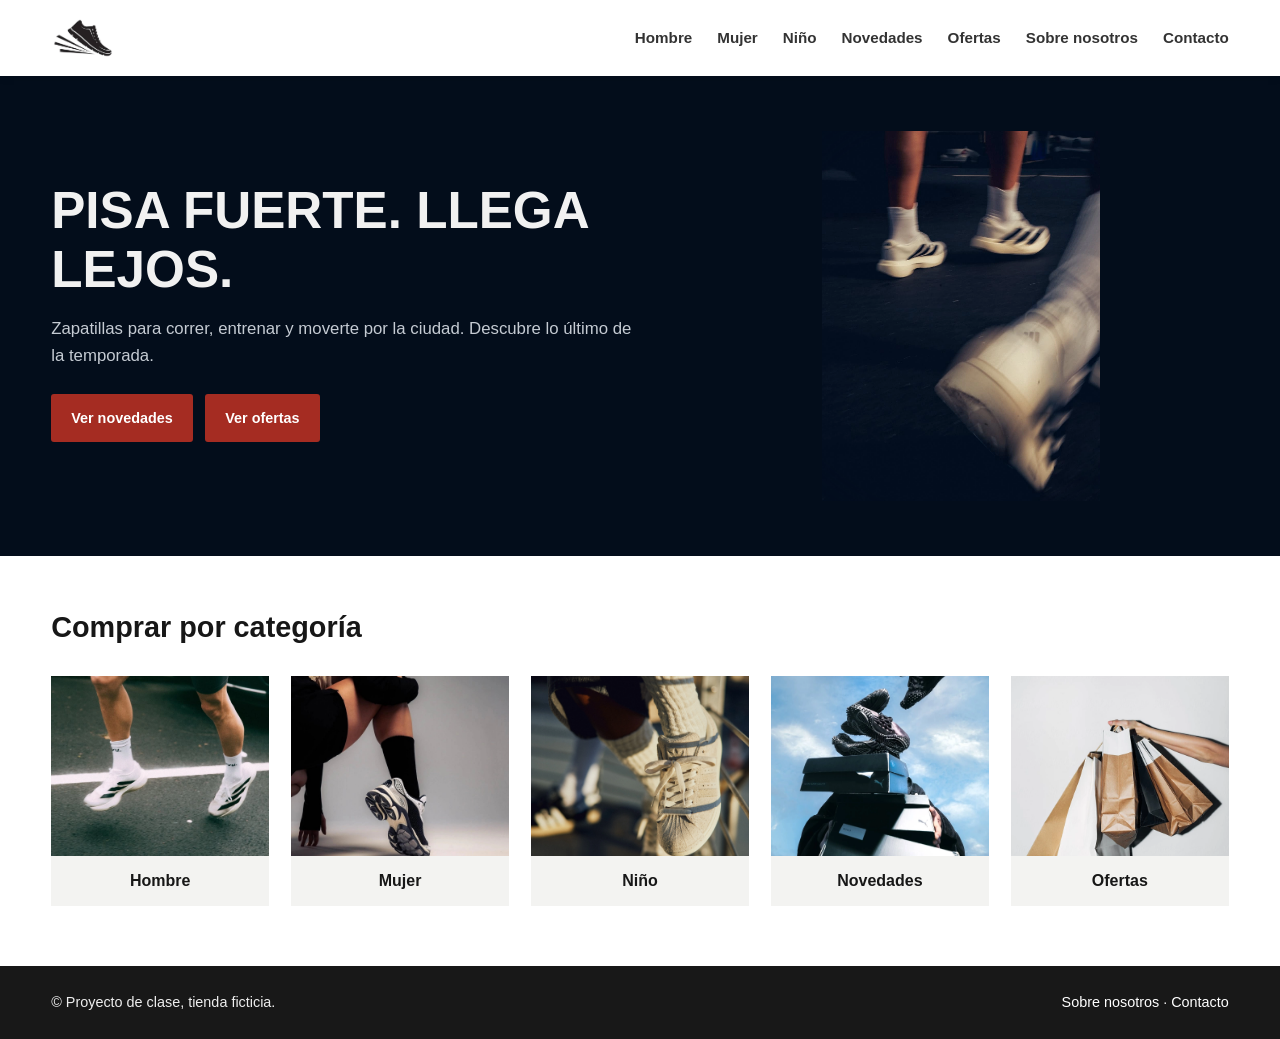
<file: index.html>
<!DOCTYPE html>
<html lang="es">

<head>
    <meta charset="UTF-8">
    <meta name="viewport" content="width=device-width, initial-scale=1.0">
    <title>Tienda de zapatos</title>
    <link rel="stylesheet" href="./css/estilosindex.css">
</head>

<body class="pagina-index">
    <header>
        <div>
            <div class="logo">
                <a href="#">
                    <img src="./media/logo.png" alt="Imagen de marca">
                </a>
            </div>
            <nav>
                <ul>
                    <li><a href="./vistas/hombre.html">Hombre</a></li>
                    <li><a href="./vistas/mujer.html">Mujer</a></li>
                    <li><a href="./vistas/ninyo.html">Niño</a></li>
                    <li><a href="./vistas/novedades.html">Novedades</a></li>
                    <li><a href="./vistas/ofertas.html">Ofertas</a></li>
                    <li><a href="./vistas/nosotros.html">Sobre nosotros</a></li>
                    <li><a href="./vistas/nosotros.html#contacto">Contacto</a></li>
                </ul>
            </nav>
        </div>
    </header>
    <main>
        <!-- Carta de presentación -->
        <div>
            <div class="titulo">
                <div class="contenedor-titulo">
                    <h1>Pisa fuerte. Llega lejos.</h1>
                    <p>Zapatillas para correr, entrenar y moverte por la ciudad. Descubre lo último de la temporada.</p>
                    <button type="button"><a href="./vistas/novedades.html">Ver novedades</a></button>
                    <button type="button"><a href="./vistas/ofertas.html">Ver ofertas</a></button>
                </div>
                <div>
                    <img src="./media/imagenCorpo.webp" alt="Imagen corporativa">
                </div>
            </div>
        </div>
        <!-- Secciones con filtros y últimas zapatillas -->
        <section>
            <div>
                <h2>Comprar por categoría</h2>
                <a href="./vistas/hombre.html">
                    <img src="./media/hombre.webp" alt="Sección de hombre">
                    <p>Hombre</p>
                </a>
                <a href="./vistas/mujer.html">
                    <img src="./media/mujer.jpg" alt="Sección de mujer">
                    <p>Mujer</p>
                </a>
                <a href="./vistas/ninyo.html">
                    <img src="./media/niño.webp" alt="Sección de niño">
                    <p>Niño</p>
                </a>
                <a href="./vistas/novedades.html">
                    <img src="./media/novedades.webp" alt="Últimas novedades">
                    <p>Novedades</p>
                </a>
                <a href="./vistas/ofertas.html">
                    <img src="./media/ofertas.webp" alt="Ofertas">
                    <p>Ofertas</p>
                </a>
            </div>
        </section>
    </main>
    <footer class="pie">
        <div>
            <span>&copy; Proyecto de clase, tienda ficticia.</span>
            <span>
                <a href="./vistas/nosotros.html">Sobre nosotros</a> · <a
                    href="./vistas/nosotros.html#contacto">Contacto</a>
            </span>
        </div>
    </footer>
</body>

</html>
</file>
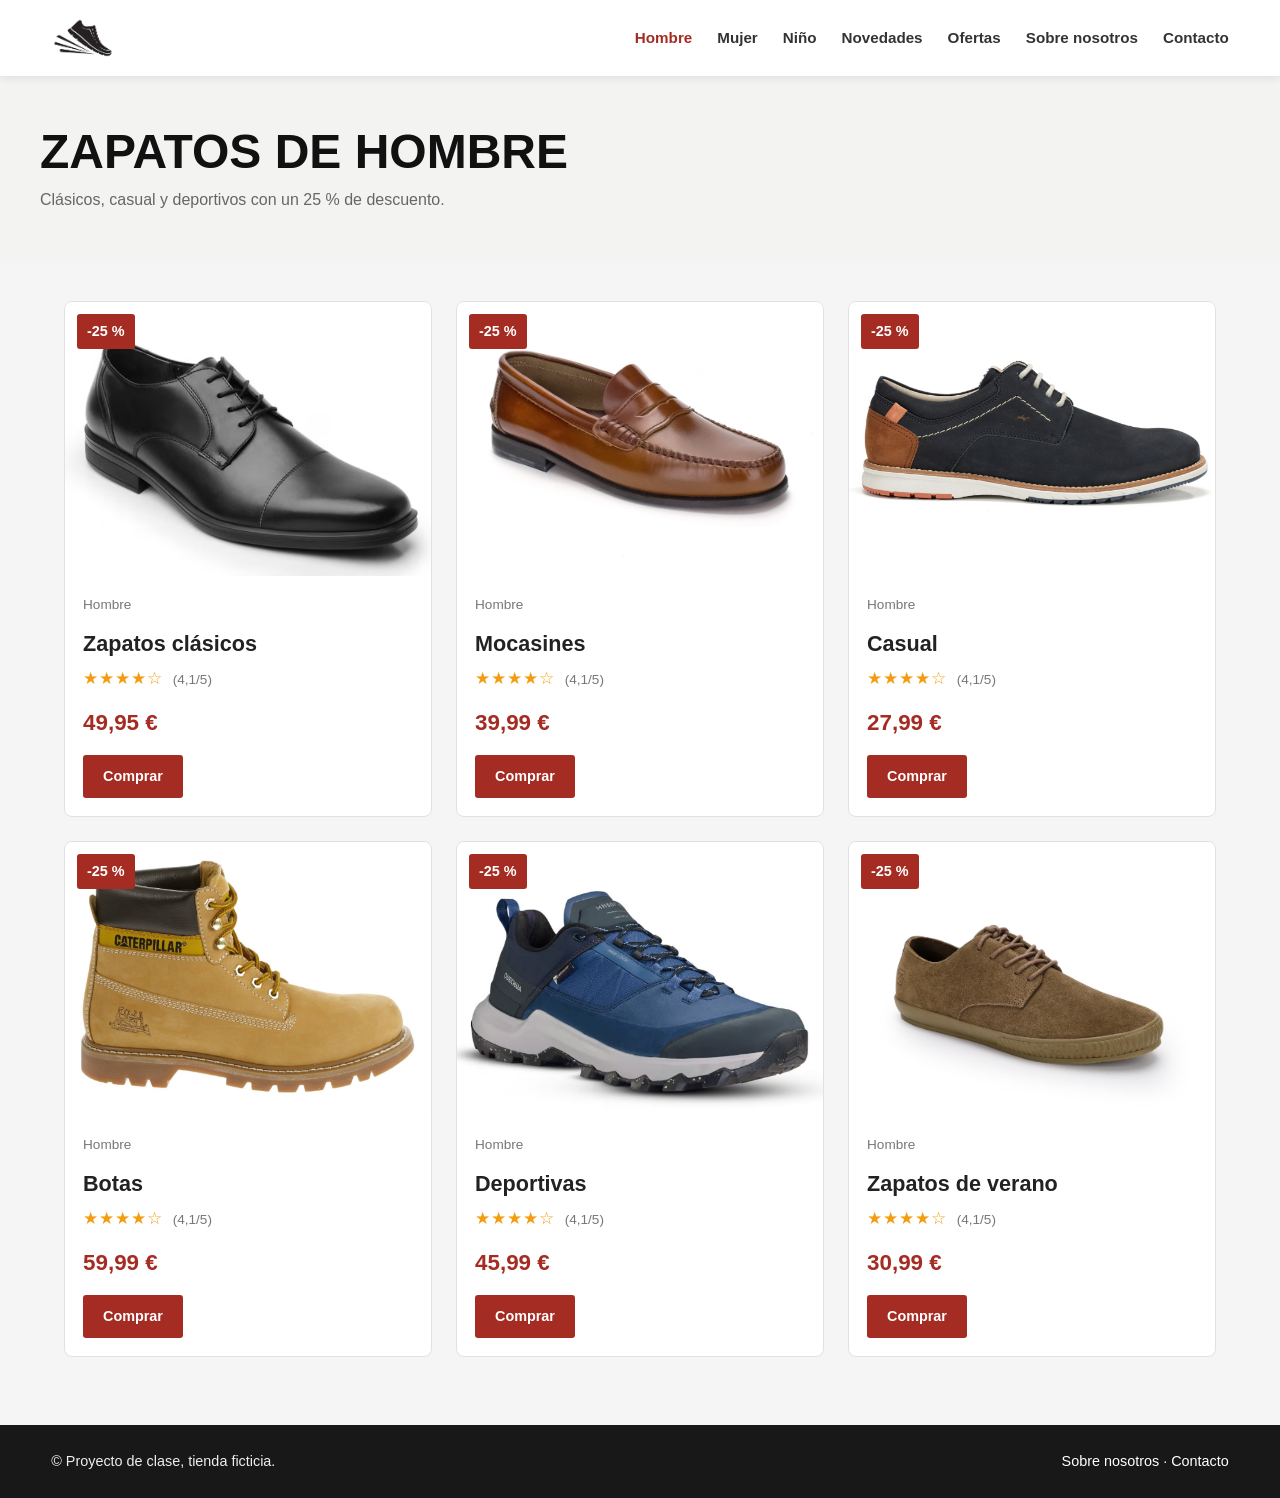
<file: vistas/hombre.html>
<!DOCTYPE html>
<html lang="es">

<head>
    <meta charset="UTF-8">
    <meta name="viewport" content="width=device-width, initial-scale=1.0">
    <title>Zapatos de hombre</title>
    <link rel="stylesheet" href="../css/estilosindex.css">
</head>

<body class="pagina-categoria">
    <header>
        <div>
            <div class="logo">
                <a href="../index.html">
                    <img src="../media/logo.png" alt="Imagen de marca">
                </a>
            </div>
            <nav>
                <ul>
                    <li><a href="hombre.html" aria-current="page">Hombre</a></li>
                    <li><a href="mujer.html">Mujer</a></li>
                    <li><a href="ninyo.html">Niño</a></li>
                    <li><a href="novedades.html">Novedades</a></li>
                    <li><a href="ofertas.html">Ofertas</a></li>
                    <li><a href="nosotros.html">Sobre nosotros</a></li>
                    <li><a href="nosotros.html#contacto">Contacto</a></li>
                </ul>
            </nav>
        </div>
    </header>
    <main>
        <!-- Cabecera de la categoría -->
        <div class="titulo">
            <div class="contenedor-titulo">
                <h1>Zapatos de hombre</h1>
                <p>Clásicos, casual y deportivos con un 25 % de descuento.</p>
            </div>
        </div>
        <!-- Listado de productos -->
        <section class="catalogo">
            <div class="wrap">
                <h2 class="sr-only">Listado de productos</h2>
                <div class="productos-grid">
                    <article class="producto">
                        <div class="producto-foto">
                            <img class="imagen" src="../media/1%202.png" alt="Zapatos clásicos" loading="lazy">
                            <span class="descuento">-25 %</span>
                        </div>
                        <div class="producto-info">
                            <p class="categoria">Hombre</p>
                            <h3 class="nombre">Zapatos clásicos</h3>
                            <p class="valoracion" aria-label="Valoración 4,1 de 5">
                                <span aria-hidden="true">★★★★☆</span>
                                <span class="puntuacion">(4,1/5)</span>
                            </p>
                            <p class="precios">
                                <span class="precio">49,95 €</span>
                            </p>
                            <button type="button" class="comprar">Comprar</button>
                        </div>
                    </article>
                    <article class="producto">
                        <div class="producto-foto">
                            <img class="imagen" src="../media/2.png" alt="Mocasines" loading="lazy">
                            <span class="descuento">-25 %</span>
                        </div>
                        <div class="producto-info">
                            <p class="categoria">Hombre</p>
                            <h3 class="nombre">Mocasines</h3>
                            <p class="valoracion" aria-label="Valoración 4,1 de 5">
                                <span aria-hidden="true">★★★★☆</span>
                                <span class="puntuacion">(4,1/5)</span>
                            </p>
                            <p class="precios">
                                <span class="precio">39,99 €</span>
                            </p>
                            <button type="button" class="comprar">Comprar</button>
                        </div>
                    </article>
                    <article class="producto">
                        <div class="producto-foto">
                            <img class="imagen" src="../media/5%201.png" alt="Casual" loading="lazy">
                            <span class="descuento">-25 %</span>
                        </div>
                        <div class="producto-info">
                            <p class="categoria">Hombre</p>
                            <h3 class="nombre">Casual</h3>
                            <p class="valoracion" aria-label="Valoración 4,1 de 5">
                                <span aria-hidden="true">★★★★☆</span>
                                <span class="puntuacion">(4,1/5)</span>
                            </p>
                            <p class="precios">
                                <span class="precio">27,99 €</span>
                            </p>
                            <button type="button" class="comprar">Comprar</button>
                        </div>
                    </article>
                    <article class="producto">
                        <div class="producto-foto">
                            <img class="imagen" src="../media/imagen1.png" alt="Botas" loading="lazy">
                            <span class="descuento">-25 %</span>
                        </div>
                        <div class="producto-info">
                            <p class="categoria">Hombre</p>
                            <h3 class="nombre">Botas</h3>
                            <p class="valoracion" aria-label="Valoración 4,1 de 5">
                                <span aria-hidden="true">★★★★☆</span>
                                <span class="puntuacion">(4,1/5)</span>
                            </p>
                            <p class="precios">
                                <span class="precio">59,99 €</span>
                            </p>
                            <button type="button" class="comprar">Comprar</button>
                        </div>
                    </article>
                    <article class="producto">
                        <div class="producto-foto">
                            <img class="imagen" src="../media/imagen.png" alt="Deportivas" loading="lazy">
                            <span class="descuento">-25 %</span>
                        </div>
                        <div class="producto-info">
                            <p class="categoria">Hombre</p>
                            <h3 class="nombre">Deportivas</h3>
                            <p class="valoracion" aria-label="Valoración 4,1 de 5">
                                <span aria-hidden="true">★★★★☆</span>
                                <span class="puntuacion">(4,1/5)</span>
                            </p>
                            <p class="precios">
                                <span class="precio">45,99 €</span>
                            </p>
                            <button type="button" class="comprar">Comprar</button>
                        </div>
                    </article>
                    <article class="producto">
                        <div class="producto-foto">
                            <img class="imagen" src="../media/6.png" alt="Zapatos de verano" loading="lazy">
                            <span class="descuento">-25 %</span>
                        </div>
                        <div class="producto-info">
                            <p class="categoria">Hombre</p>
                            <h3 class="nombre">Zapatos de verano</h3>
                            <p class="valoracion" aria-label="Valoración 4,1 de 5">
                                <span aria-hidden="true">★★★★☆</span>
                                <span class="puntuacion">(4,1/5)</span>
                            </p>
                            <p class="precios">
                                <span class="precio">30,99 €</span>
                            </p>
                            <button type="button" class="comprar">Comprar</button>
                        </div>
                    </article>
                </div>
            </div>
        </section>
    </main>
    <footer class="pie">
        <div>
            <span>&copy; Proyecto de clase, tienda ficticia.</span>
            <span>
                <a href="nosotros.html">Sobre nosotros</a> · <a href="nosotros.html#contacto">Contacto</a>
            </span>
        </div>
    </footer>
</body>

</html>
</file>
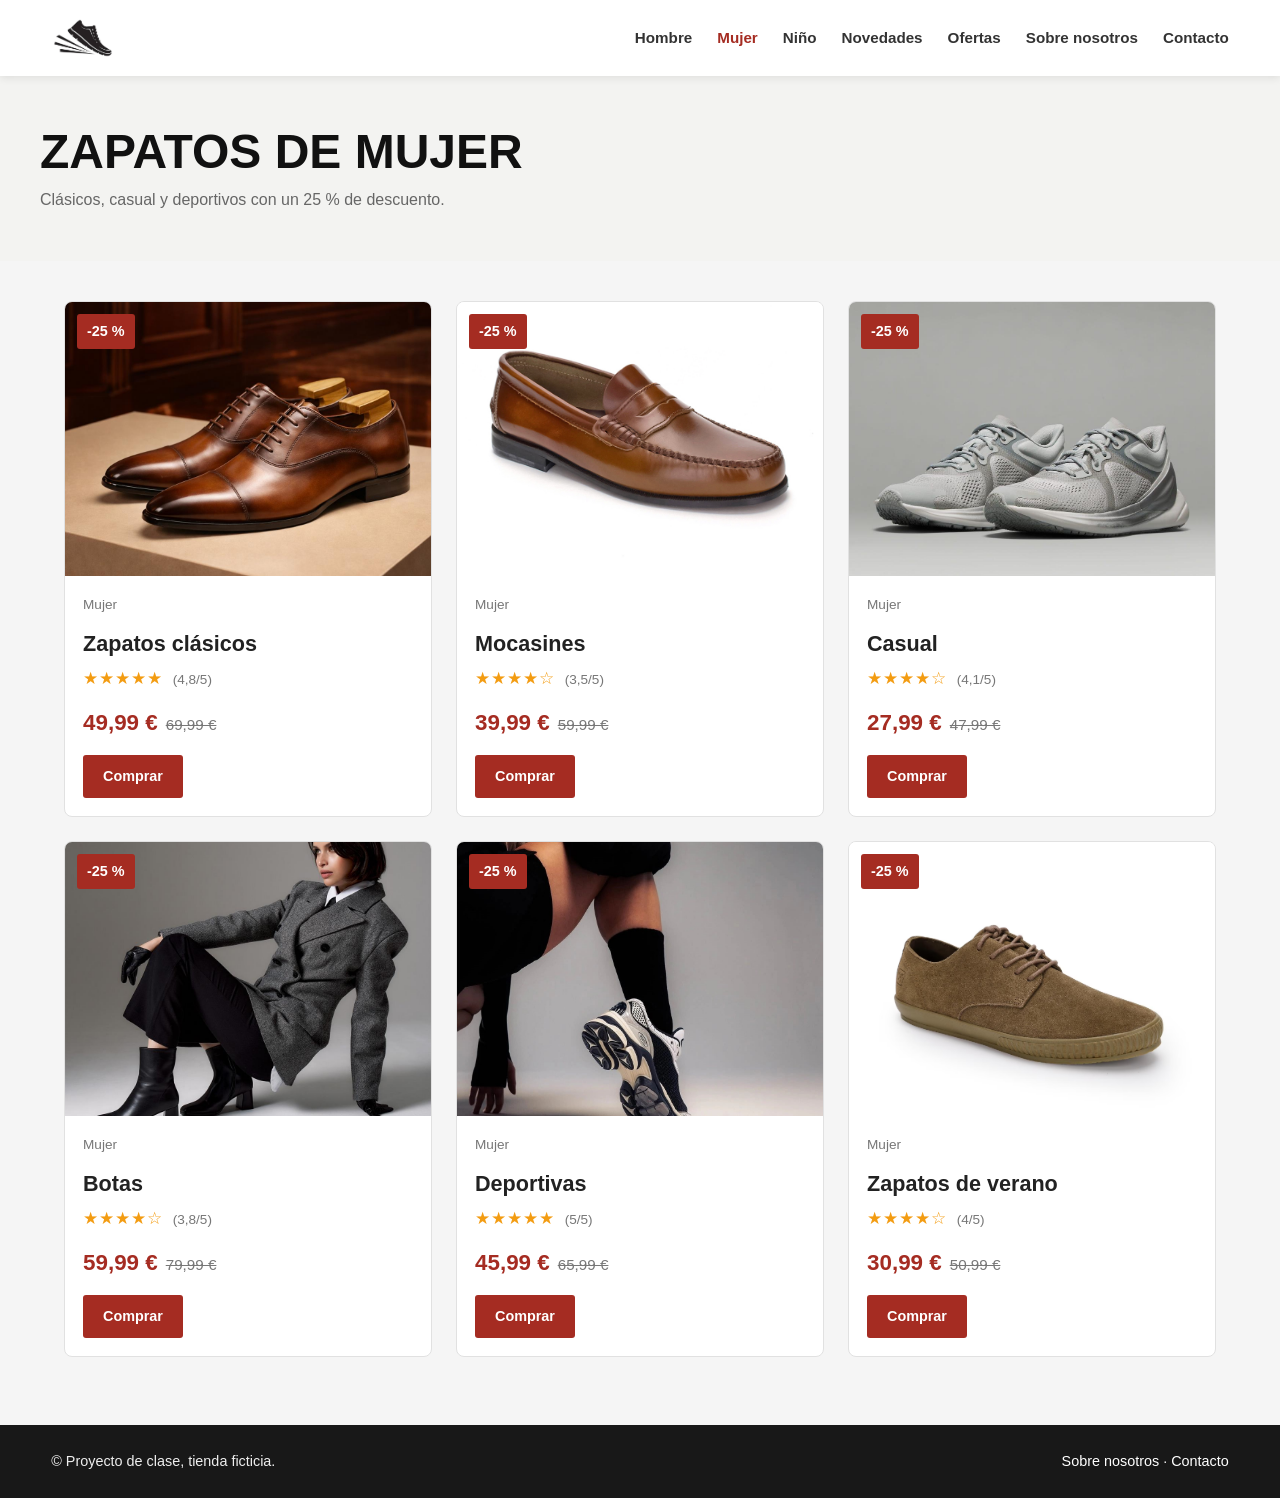
<file: vistas/mujer.html>
<!DOCTYPE html>
<html lang="es">

<head>
    <meta charset="UTF-8">
    <meta name="viewport" content="width=device-width, initial-scale=1.0">
    <title>Zapatos de mujer</title>
    <link rel="stylesheet" href="../css/estilosindex.css">
</head>

<body class="pagina-categoria">
    <header>
        <div>
            <div class="logo">
                <a href="../index.html">
                    <img src="../media/logo.png" alt="Imagen de marca">
                </a>
            </div>
            <nav>
                <ul>
                    <li><a href="hombre.html">Hombre</a></li>
                    <li><a href="mujer.html" aria-current="page">Mujer</a></li>
                    <li><a href="ninyo.html">Niño</a></li>
                    <li><a href="novedades.html">Novedades</a></li>
                    <li><a href="ofertas.html">Ofertas</a></li>
                    <li><a href="nosotros.html">Sobre nosotros</a></li>
                    <li><a href="nosotros.html#contacto">Contacto</a></li>
                </ul>
            </nav>
        </div>
    </header>
    <main>
        <!-- Cabecera de la categoría -->
        <div class="titulo">
            <div class="contenedor-titulo">
                <h1>Zapatos de mujer</h1>
                <p>Clásicos, casual y deportivos con un 25 % de descuento.</p>
            </div>
        </div>
        <!-- Listado de productos -->
        <section class="catalogo">
            <div class="wrap">
                <h2 class="sr-only">Listado de productos</h2>
                <div class="productos-grid">
                    <article class="producto">
                        <div class="producto-foto">
                            <img class="imagen" src="../media/2.jpg" alt="Zapatos clásicos" loading="lazy">
                            <span class="descuento">-25 %</span>
                        </div>
                        <div class="producto-info">
                            <p class="categoria">Mujer</p>
                            <h3 class="nombre">Zapatos clásicos</h3>
                            <p class="valoracion" aria-label="Valoración 4,8 de 5">
                                <span aria-hidden="true">★★★★★</span>
                                <span class="puntuacion">(4,8/5)</span>
                            </p>
                            <p class="precios">
                                <span class="precio">49,99 €</span>
                                <del class="precio-anterior">69,99 €</del>
                            </p>
                            <button type="button" class="comprar">Comprar</button>
                        </div>
                    </article>
                    <article class="producto">
                        <div class="producto-foto">
                            <img class="imagen" src="../media/2.png" alt="Mocasines" loading="lazy">
                            <span class="descuento">-25 %</span>
                        </div>
                        <div class="producto-info">
                            <p class="categoria">Mujer</p>
                            <h3 class="nombre">Mocasines</h3>
                            <p class="valoracion" aria-label="Valoración 3,5 de 5">
                                <span aria-hidden="true">★★★★☆</span>
                                <span class="puntuacion">(3,5/5)</span>
                            </p>
                            <p class="precios">
                                <span class="precio">39,99 €</span>
                                <del class="precio-anterior">59,99 €</del>
                            </p>
                            <button type="button" class="comprar">Comprar</button>
                        </div>
                    </article>
                    <article class="producto">
                        <div class="producto-foto">
                            <img class="imagen" src="../media/3.jpg" alt="Casual" loading="lazy">
                            <span class="descuento">-25 %</span>
                        </div>
                        <div class="producto-info">
                            <p class="categoria">Mujer</p>
                            <h3 class="nombre">Casual</h3>
                            <p class="valoracion" aria-label="Valoración 4,1 de 5">
                                <span aria-hidden="true">★★★★☆</span>
                                <span class="puntuacion">(4,1/5)</span>
                            </p>
                            <p class="precios">
                                <span class="precio">27,99 €</span>
                                <del class="precio-anterior">47,99 €</del>
                            </p>
                            <button type="button" class="comprar">Comprar</button>
                        </div>
                    </article>
                    <article class="producto">
                        <div class="producto-foto">
                            <img class="imagen" src="../media/4.jpg" alt="Botas" loading="lazy">
                            <span class="descuento">-25 %</span>
                        </div>
                        <div class="producto-info">
                            <p class="categoria">Mujer</p>
                            <h3 class="nombre">Botas</h3>
                            <p class="valoracion" aria-label="Valoración 3,8 de 5">
                                <span aria-hidden="true">★★★★☆</span>
                                <span class="puntuacion">(3,8/5)</span>
                            </p>
                            <p class="precios">
                                <span class="precio">59,99 €</span>
                                <del class="precio-anterior">79,99 €</del>
                            </p>
                            <button type="button" class="comprar">Comprar</button>
                        </div>
                    </article>
                    <article class="producto">
                        <div class="producto-foto">
                            <img class="imagen" src="../media/mujer.jpg" alt="Deportivas" loading="lazy">
                            <span class="descuento">-25 %</span>
                        </div>
                        <div class="producto-info">
                            <p class="categoria">Mujer</p>
                            <h3 class="nombre">Deportivas</h3>
                            <p class="valoracion" aria-label="Valoración 5 de 5">
                                <span aria-hidden="true">★★★★★</span>
                                <span class="puntuacion">(5/5)</span>
                            </p>
                            <p class="precios">
                                <span class="precio">45,99 €</span>
                                <del class="precio-anterior">65,99 €</del>
                            </p>
                            <button type="button" class="comprar">Comprar</button>
                        </div>
                    </article>
                    <article class="producto">
                        <div class="producto-foto">
                            <img class="imagen" src="../media/6.png" alt="Zapatos de verano" loading="lazy">
                            <span class="descuento">-25 %</span>
                        </div>
                        <div class="producto-info">
                            <p class="categoria">Mujer</p>
                            <h3 class="nombre">Zapatos de verano</h3>
                            <p class="valoracion" aria-label="Valoración 4 de 5">
                                <span aria-hidden="true">★★★★☆</span>
                                <span class="puntuacion">(4/5)</span>
                            </p>
                            <p class="precios">
                                <span class="precio">30,99 €</span>
                                <del class="precio-anterior">50,99 €</del>
                            </p>
                            <button type="button" class="comprar">Comprar</button>
                        </div>
                    </article>
                </div>
            </div>
        </section>
    </main>
    <footer class="pie">
        <div>
            <span>&copy; Proyecto de clase, tienda ficticia.</span>
            <span>
                <a href="nosotros.html">Sobre nosotros</a> · <a href="nosotros.html#contacto">Contacto</a>
            </span>
        </div>
    </footer>
</body>

</html>
</file>
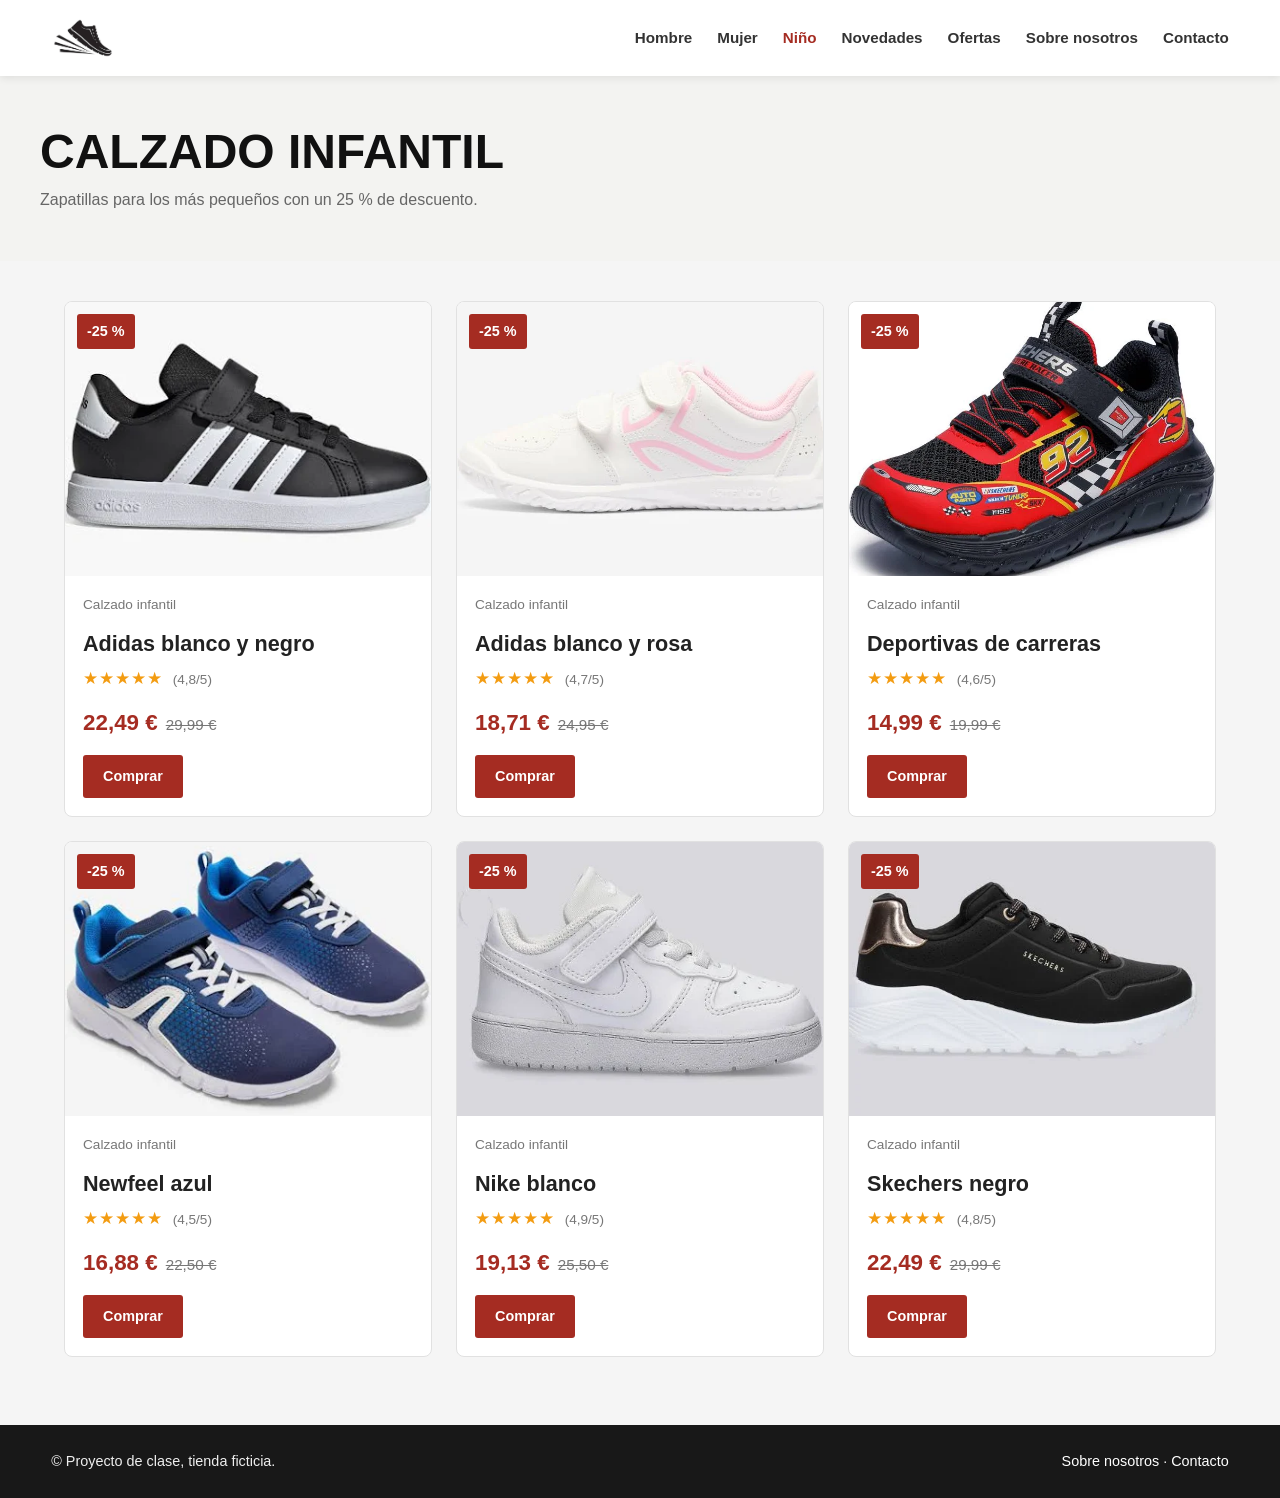
<file: vistas/ninyo.html>
<!DOCTYPE html>
<html lang="es">

<head>
    <meta charset="UTF-8">
    <meta name="viewport" content="width=device-width, initial-scale=1.0">
    <title>Calzado infantil</title>
    <link rel="stylesheet" href="../css/estilosindex.css">
</head>

<body class="pagina-categoria">
    <header>
        <div>
            <div class="logo">
                <a href="../index.html">
                    <img src="../media/logo.png" alt="Imagen de marca">
                </a>
            </div>
            <nav>
                <ul>
                    <li><a href="hombre.html">Hombre</a></li>
                    <li><a href="mujer.html">Mujer</a></li>
                    <li><a href="ninyo.html" aria-current="page">Niño</a></li>
                    <li><a href="novedades.html">Novedades</a></li>
                    <li><a href="ofertas.html">Ofertas</a></li>
                    <li><a href="nosotros.html">Sobre nosotros</a></li>
                    <li><a href="nosotros.html#contacto">Contacto</a></li>
                </ul>
            </nav>
        </div>
    </header>
    <main>
        <!-- Cabecera de la categoría -->
        <div class="titulo">
            <div class="contenedor-titulo">
                <h1>Calzado infantil</h1>
                <p>Zapatillas para los más pequeños con un 25 % de descuento.</p>
            </div>
        </div>
        <!-- Listado de productos -->
        <section class="catalogo">
            <div class="wrap">
                <h2 class="sr-only">Listado de productos</h2>
                <div class="productos-grid">
                    <article class="producto">
                        <div class="producto-foto">
                            <img class="imagen" src="../media/adidasBN.jpg" alt="Zapatillas adidas blanco y negro con suela de goma para niño" loading="lazy">
                            <span class="descuento">-25 %</span>
                        </div>
                        <div class="producto-info">
                            <p class="categoria">Calzado infantil</p>
                            <h3 class="nombre">Adidas blanco y negro</h3>
                            <p class="valoracion" aria-label="Valoración 4,8 de 5">
                                <span aria-hidden="true">★★★★★</span>
                                <span class="puntuacion">(4,8/5)</span>
                            </p>
                            <p class="precios">
                                <span class="precio">22,49 €</span>
                                <del class="precio-anterior">29,99 €</del>
                            </p>
                            <button type="button" class="comprar">Comprar</button>
                        </div>
                    </article>
                    <article class="producto">
                        <div class="producto-foto">
                            <img class="imagen" src="../media/adidasRB.jpg" alt="Zapatillas deportivas de color blanco con detalles en color rosa" loading="lazy">
                            <span class="descuento">-25 %</span>
                        </div>
                        <div class="producto-info">
                            <p class="categoria">Calzado infantil</p>
                            <h3 class="nombre">Adidas blanco y rosa</h3>
                            <p class="valoracion" aria-label="Valoración 4,7 de 5">
                                <span aria-hidden="true">★★★★★</span>
                                <span class="puntuacion">(4,7/5)</span>
                            </p>
                            <p class="precios">
                                <span class="precio">18,71 €</span>
                                <del class="precio-anterior">24,95 €</del>
                            </p>
                            <button type="button" class="comprar">Comprar</button>
                        </div>
                    </article>
                    <article class="producto">
                        <div class="producto-foto">
                            <img class="imagen" src="../media/carreras.jpg" alt="Zapatillas deportivas de color rojo de estilo de carreras" loading="lazy">
                            <span class="descuento">-25 %</span>
                        </div>
                        <div class="producto-info">
                            <p class="categoria">Calzado infantil</p>
                            <h3 class="nombre">Deportivas de carreras</h3>
                            <p class="valoracion" aria-label="Valoración 4,6 de 5">
                                <span aria-hidden="true">★★★★★</span>
                                <span class="puntuacion">(4,6/5)</span>
                            </p>
                            <p class="precios">
                                <span class="precio">14,99 €</span>
                                <del class="precio-anterior">19,99 €</del>
                            </p>
                            <button type="button" class="comprar">Comprar</button>
                        </div>
                    </article>
                    <article class="producto">
                        <div class="producto-foto">
                            <img class="imagen" src="../media/newfeelA.jpg" alt="Zapatillas deportivas marca Newfeel de color azul con cierre de velcro y cordones decorativos" loading="lazy">
                            <span class="descuento">-25 %</span>
                        </div>
                        <div class="producto-info">
                            <p class="categoria">Calzado infantil</p>
                            <h3 class="nombre">Newfeel azul</h3>
                            <p class="valoracion" aria-label="Valoración 4,5 de 5">
                                <span aria-hidden="true">★★★★★</span>
                                <span class="puntuacion">(4,5/5)</span>
                            </p>
                            <p class="precios">
                                <span class="precio">16,88 €</span>
                                <del class="precio-anterior">22,50 €</del>
                            </p>
                            <button type="button" class="comprar">Comprar</button>
                        </div>
                    </article>
                    <article class="producto">
                        <div class="producto-foto">
                            <img class="imagen" src="../media/nikeB.jpg" alt="Zapatillas marca Nike de color blanco con cierre de velcro y cordones decorativos" loading="lazy">
                            <span class="descuento">-25 %</span>
                        </div>
                        <div class="producto-info">
                            <p class="categoria">Calzado infantil</p>
                            <h3 class="nombre">Nike blanco</h3>
                            <p class="valoracion" aria-label="Valoración 4,9 de 5">
                                <span aria-hidden="true">★★★★★</span>
                                <span class="puntuacion">(4,9/5)</span>
                            </p>
                            <p class="precios">
                                <span class="precio">19,13 €</span>
                                <del class="precio-anterior">25,50 €</del>
                            </p>
                            <button type="button" class="comprar">Comprar</button>
                        </div>
                    </article>
                    <article class="producto">
                        <div class="producto-foto">
                            <img class="imagen" src="../media/SkechersN.jpg" alt="Zapatillas deportivas marca Skechers de color negro" loading="lazy">
                            <span class="descuento">-25 %</span>
                        </div>
                        <div class="producto-info">
                            <p class="categoria">Calzado infantil</p>
                            <h3 class="nombre">Skechers negro</h3>
                            <p class="valoracion" aria-label="Valoración 4,8 de 5">
                                <span aria-hidden="true">★★★★★</span>
                                <span class="puntuacion">(4,8/5)</span>
                            </p>
                            <p class="precios">
                                <span class="precio">22,49 €</span>
                                <del class="precio-anterior">29,99 €</del>
                            </p>
                            <button type="button" class="comprar">Comprar</button>
                        </div>
                    </article>
                </div>
            </div>
        </section>
    </main>
    <footer class="pie">
        <div>
            <span>&copy; Proyecto de clase, tienda ficticia.</span>
            <span>
                <a href="nosotros.html">Sobre nosotros</a> · <a href="nosotros.html#contacto">Contacto</a>
            </span>
        </div>
    </footer>
</body>

</html>
</file>
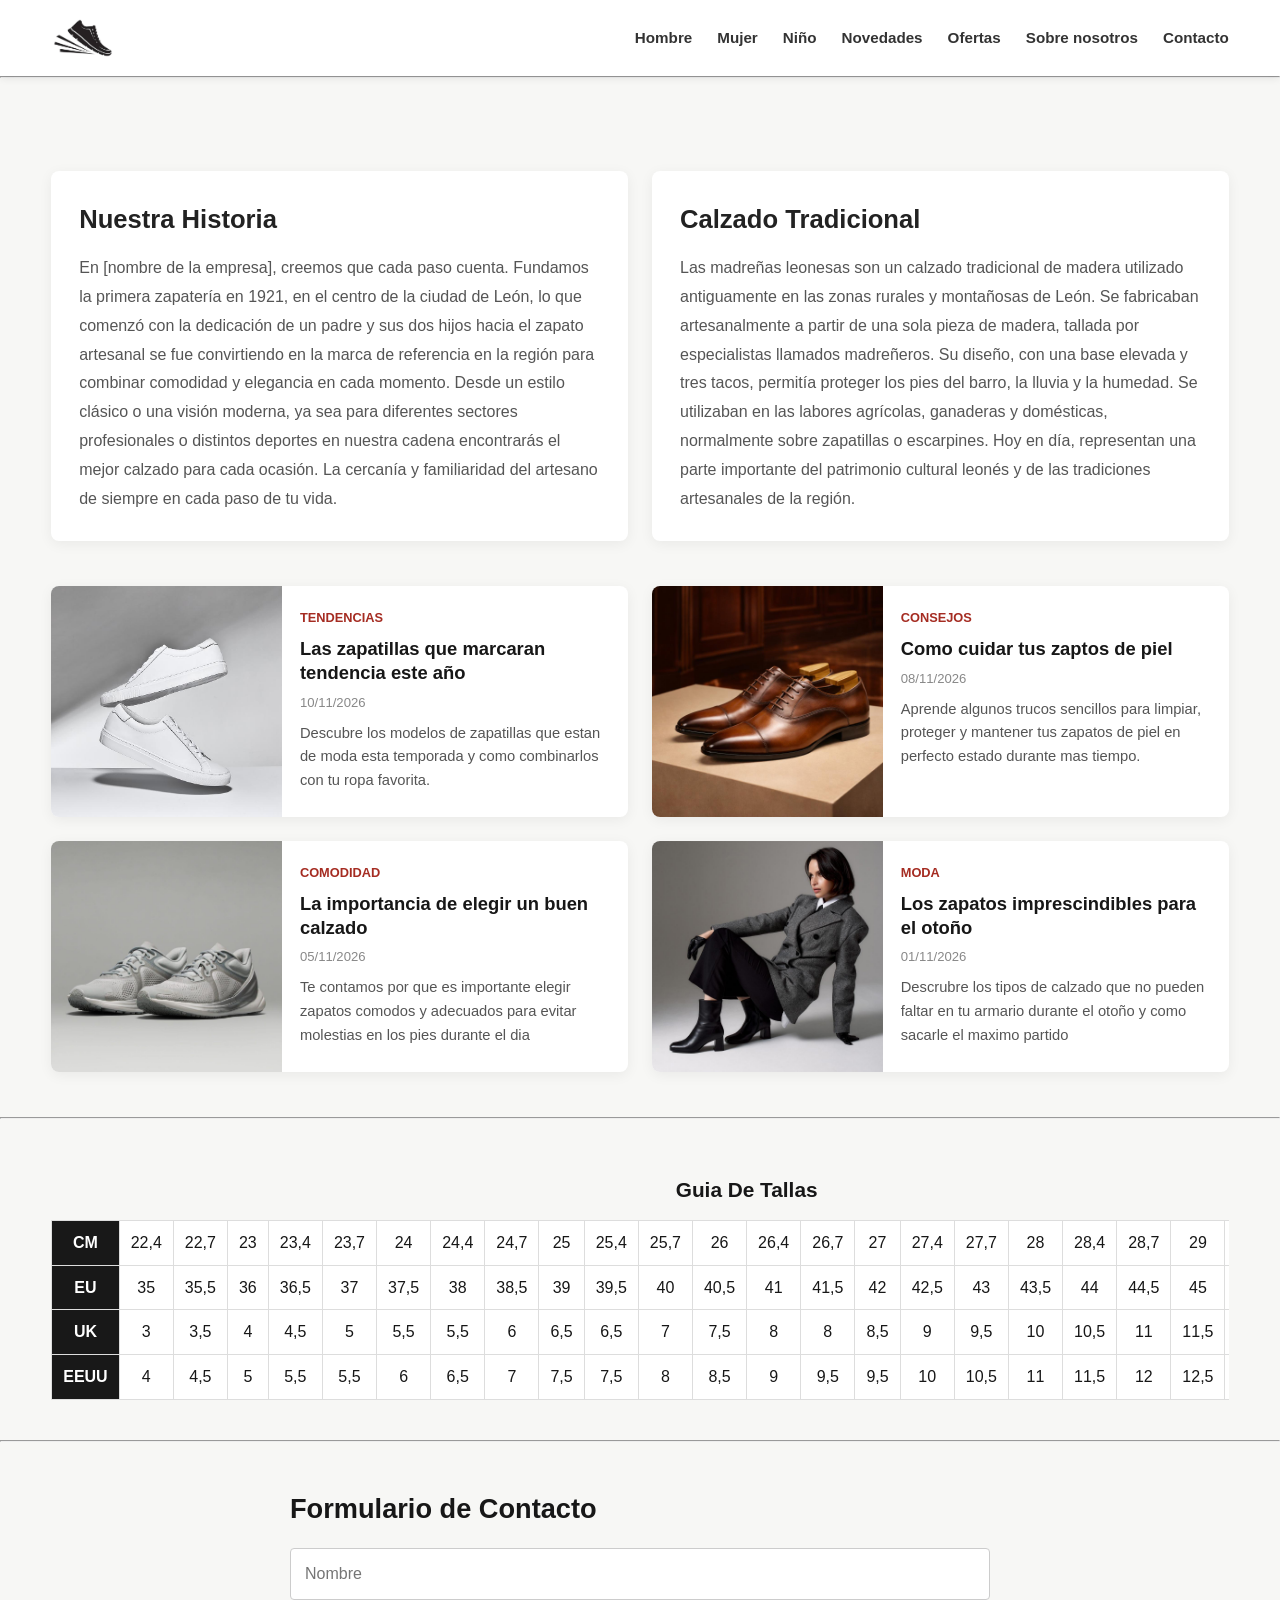
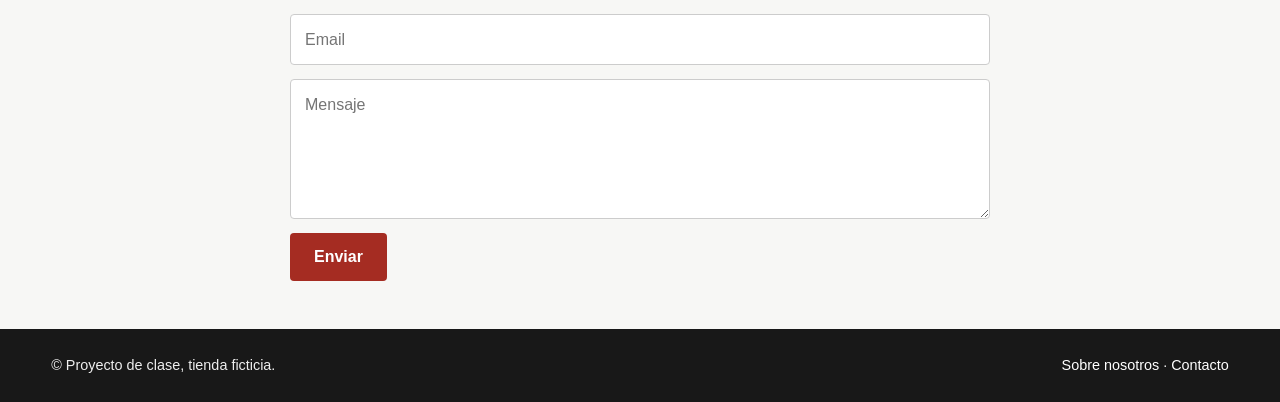
<file: vistas/nosotros.html>
<!-- ./vistas/nosotros.html -->
<!DOCTYPE html>
<html lang="es">

<head>
    <meta charset="UTF-8">
    <meta name="viewport" content="width=device-width, initial-scale=1.0">
    <title>Sobre nosotros</title>
    <link rel="stylesheet" href="../css/estilosindex.css">
</head>

<body class="pagina-nosotros">
    <header>
        <div>
            <div class="logo">
                <a href="../index.html">
                    <img src="../media/logo.png" alt="Imagen de marca">
                </a>
            </div>
            <nav>
                <ul>
                    <li><a href="./hombre.html">Hombre</a></li>
                    <li><a href="./mujer.html">Mujer</a></li>
                    <li><a href="./ninyo.html">Niño</a></li>
                    <li><a href="./novedades.html">Novedades</a></li>
                    <li><a href="./ofertas.html">Ofertas</a></li>
                    <li><a href="./nosotros.html">Sobre nosotros</a></li>
                    <li><a href="./nosotros.html#contacto">Contacto</a></li>
                </ul>
            </nav>
        </div>
    </header>
    <hr>

    <br><br>

    <div class="contenedor-tarjetas">

        <div class="tarjeta">
            <h1>Nuestra Historia</h1>
            <div class="propiedad">
                <p class="descripcion">En [nombre de la empresa], creemos que cada paso cuenta.
                    Fundamos la primera zapatería en 1921, en el centro de la ciudad de León, lo que comenzó con la
                    dedicación de
                    un padre y sus dos hijos hacia el zapato artesanal se fue convirtiendo en la marca de referencia en
                    la región para combinar comodidad
                    y elegancia en cada momento. Desde un estilo clásico o una visión moderna, ya sea para diferentes
                    sectores profesionales
                    o distintos deportes en nuestra cadena encontrarás el mejor calzado para cada ocasión. La cercanía y
                    familiaridad del artesano de
                    siempre en cada paso de tu vida.
                </p>

            </div>

        </div>

        <div class="tarjeta">
            <h1>Calzado Tradicional</h1>
            <p class="descripcion">
                Las madreñas leonesas son un calzado tradicional de madera utilizado antiguamente
                en las zonas rurales y montañosas de León. Se fabricaban artesanalmente a partir
                de una sola pieza de madera, tallada por especialistas llamados madreñeros. Su diseño,
                con una base elevada y tres tacos, permitía proteger los pies del barro, la lluvia y
                la humedad. Se utilizaban en las labores agrícolas, ganaderas y domésticas, normalmente
                sobre zapatillas o escarpines. Hoy en día, representan una parte importante del
                patrimonio cultural leonés y de las tradiciones artesanales de la región.
            </p>
        </div>
    </div>

    <div class="mayor">
        <div class="caja2">

            <article class="post">
                <div class="post-imagen">
                    <img src="../media/1.jpg" alt="Título de la entrada 1">
                </div>
                <div class="post-info">
                    <span class="post-categoria">Tendencias</span>
                    <h2>Las zapatillas que marcaran tendencia este año</h2>
                    <p class="post-fecha">10/11/2026</p>
                    <p>Descubre los modelos de zapatillas que estan de moda esta temporada
                        y como combinarlos con tu ropa favorita.
                    </p>
                </div>
            </article>

            <!-- Artículo 2 -->
            <article class="post">
                <div class="post-imagen">
                    <img src="../media/2.jpg" alt="Título de la entrada 2">
                </div>
                <div class="post-info">
                    <span class="post-categoria">Consejos</span>
                    <h2>Como cuidar tus zaptos de piel</h2>
                    <p class="post-fecha">08/11/2026</p>
                    <p>Aprende algunos trucos sencillos para limpiar, proteger y mantener tus zapatos de piel en
                        perfecto estado durante mas tiempo.
                    </p>
                </div>
            </article>
        </div>
        <div class="caja2">

            <article class="post">
                <div class="post-imagen">
                    <img src="../media/3.jpg" alt="Título de la entrada 2">
                </div>
                <div class="post-info">
                    <span class="post-categoria">Comodidad</span>
                    <h2>La importancia de elegir un buen calzado </h2>
                    <p class="post-fecha">05/11/2026</p>
                    <p>Te contamos por que es importante elegir zapatos comodos y adecuados para evitar
                        molestias en los pies durante el dia
                    </p>
                </div>
            </article>

            <article class="post">
                <div class="post-imagen">
                    <img src="../media/4.jpg" alt="Título de la entrada 2">
                </div>
                <div class="post-info">
                    <span class="post-categoria">Moda</span>
                    <h2>Los zapatos imprescindibles para el otoño</h2>
                    <p class="post-fecha">01/11/2026</p>
                    <p>Descrubre los tipos de calzado que no pueden faltar en tu armario durante el otoño
                        y como sacarle el maximo partido
                    </p>
                </div>
            </article>

        </div>
    </div>
    <hr>
    <div class="caja3">
        <table class="tallas">
            <caption class="titulotab"><strong>Guia De Tallas</strong></caption>
            <tbody>
                <tr>
                    <th scope="row">CM</th>
                    <td>22,4</td>
                    <td>22,7</td>
                    <td>23</td>
                    <td>23,4</td>
                    <td>23,7</td>
                    <td>24</td>
                    <td>24,4</td>
                    <td>24,7</td>
                    <td>25</td>
                    <td>25,4</td>
                    <td>25,7</td>
                    <td>26</td>
                    <td>26,4</td>
                    <td>26,7</td>
                    <td>27</td>
                    <td>27,4</td>
                    <td>27,7</td>
                    <td>28</td>
                    <td>28,4</td>
                    <td>28,7</td>
                    <td>29</td>
                    <td>29,4</td>
                    <td>29,7</td>
                    <td>30</td>
                    <td>30,4</td>
                </tr>
                <tr>
                    <th scope="row">EU</th>
                    <td>35</td>
                    <td>35,5</td>
                    <td>36</td>
                    <td>36,5</td>
                    <td>37</td>
                    <td>37,5</td>
                    <td>38</td>
                    <td>38,5</td>
                    <td>39</td>
                    <td>39,5</td>
                    <td>40</td>
                    <td>40,5</td>
                    <td>41</td>
                    <td>41,5</td>
                    <td>42</td>
                    <td>42,5</td>
                    <td>43</td>
                    <td>43,5</td>
                    <td>44</td>
                    <td>44,5</td>
                    <td>45</td>
                    <td>45,5</td>
                    <td>46</td>
                    <td>46,5</td>
                    <td>47</td>
                </tr>
                <tr>
                    <th scope="row">UK</th>
                    <td>3</td>
                    <td>3,5</td>
                    <td>4</td>
                    <td>4,5</td>
                    <td>5</td>
                    <td>5,5</td>
                    <td>5,5</td>
                    <td>6</td>
                    <td>6,5</td>
                    <td>6,5</td>
                    <td>7</td>
                    <td>7,5</td>
                    <td>8</td>
                    <td>8</td>
                    <td>8,5</td>
                    <td>9</td>
                    <td>9,5</td>
                    <td>10</td>
                    <td>10,5</td>
                    <td>11</td>
                    <td>11,5</td>
                    <td>12</td>
                    <td>12,5</td>
                    <td>13</td>
                    <td>13,5</td>
                </tr>
                <tr>
                    <th scope="row">EEUU</th>
                    <td>4</td>
                    <td>4,5</td>
                    <td>5</td>
                    <td>5,5</td>
                    <td>5,5</td>
                    <td>6</td>
                    <td>6,5</td>
                    <td>7</td>
                    <td>7,5</td>
                    <td>7,5</td>
                    <td>8</td>
                    <td>8,5</td>
                    <td>9</td>
                    <td>9,5</td>
                    <td>9,5</td>
                    <td>10</td>
                    <td>10,5</td>
                    <td>11</td>
                    <td>11,5</td>
                    <td>12</td>
                    <td>12,5</td>
                    <td>13</td>
                    <td>13,5</td>
                    <td>14</td>
                    <td>14,5</td>
                </tr>
            </tbody>
        </table>
    </div>
    <hr>

    <section id="contacto">
        <h2>Formulario de Contacto</h2>
        <form action="#" method="post">
            <input type="text" id="nombre" name="nombre" placeholder="Nombre" aria-label="Nombre" required>
            <input type="email" id="email" name="email" placeholder="Email" aria-label="Email" required>
            <textarea id="mensaje" name="mensaje" placeholder="Mensaje" aria-label="Mensaje" required></textarea>
            <button type="submit">Enviar</button>
        </form>
    </section>


    <footer class="pie">
        <div>
            <span>&copy; Proyecto de clase, tienda ficticia.</span>
            <span>
                <a href="./nosotros.html">Sobre nosotros</a> · <a href="./nosotros.html#contacto">Contacto</a>
            </span>
        </div>
    </footer>
</body>

</html>
</file>
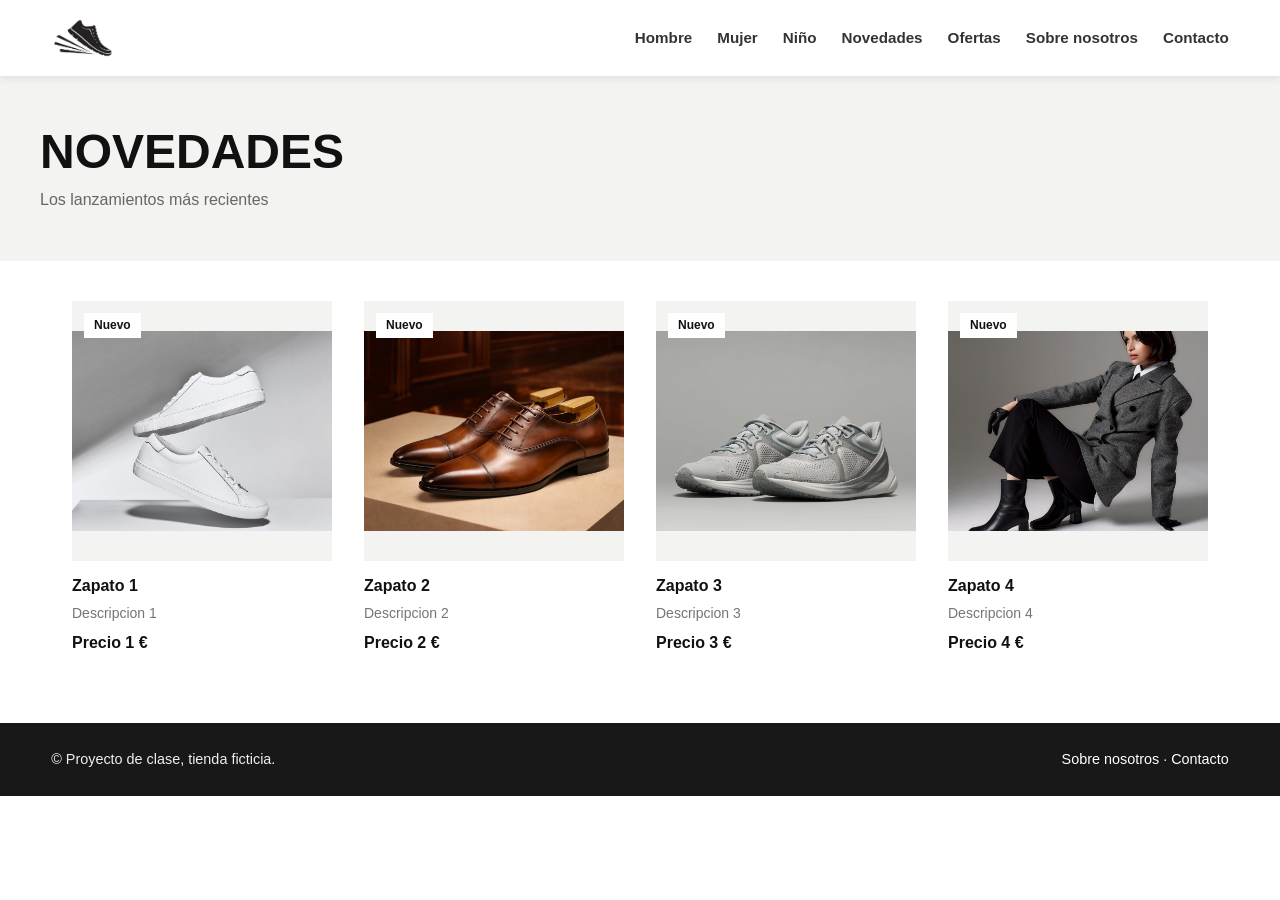
<file: vistas/novedades.html>
<!DOCTYPE html>
<html lang="en">
<head>
    <meta charset="UTF-8">
    <meta name="viewport" content="width=device-width, initial-scale=1.0">
    <title>Novedades</title>
    <link rel="stylesheet" href="../css/estilosindex.css">
</head>
<body class="pagina-novedades">
    <header>
        <div>
            <div class="logo">
                <a href="../index.html">
                    <img src="../media/logo.png" alt="Imagen de marca">
                </a>
            </div>
            <nav>
                <ul>
                    <li><a href="./hombre.html">Hombre</a></li>
                    <li><a href="./mujer.html">Mujer</a></li>
                    <li><a href="./ninyo.html">Niño</a></li>
                    <li><a href="./novedades.html">Novedades</a></li>
                    <li><a href="./ofertas.html">Ofertas</a></li>
                    <li><a href="./nosotros.html">Sobre nosotros</a></li>
                    <li><a href="./nosotros.html#contacto">Contacto</a></li>
                </ul>
            </nav>
        </div>
    </header>
    <main>
        <section class="titulo">
            <div class="contenedor-titulo">
                <h1>Novedades</h1>
                <p>Los lanzamientos más recientes</p>
            </div>
        </section>

        <section id="imagenes">
            <div class="contenedor-imagenes">
                <div class="zapatos">
                    <div class="caja-imagen">
                        <span class="etiqueta-nuevo">Nuevo</span>
                        <img src="../media/1.jpg" alt="imagen1" class="imagenZapato">
                    </div>
                    <h2>Zapato 1</h2>
                    <p class="descripcion">Descripcion 1</p>
                    <h2 class="precio">Precio 1 €</h2>
                </div>
                
                <div class="zapatos">
                    <div class="caja-imagen">
                        <span class="etiqueta-nuevo">Nuevo</span>
                        <img src="../media/2.jpg" alt="imagen2" class="imagenZapato">
                    </div>
                    <h2>Zapato 2</h2>
                    <p class="descripcion">Descripcion 2</p>
                    <h2 class="precio">Precio 2 €</h2>
                </div>
                
                <div class="zapatos">
                    <div class="caja-imagen">
                        <span class="etiqueta-nuevo">Nuevo</span>
                        <img src="../media/3.jpg" alt="imagen3" class="imagenZapato">
                    </div>
                    <h2>Zapato 3</h2>
                    <p class="descripcion">Descripcion 3</p>
                    <h2 class="precio">Precio 3 €</h2>
                </div>
                
                <div class="zapatos">
                    <div class="caja-imagen">
                        <span class="etiqueta-nuevo">Nuevo</span>
                        <img src="../media/4.jpg" alt="imagen3" class="imagenZapato">
                    </div>
                    <h2>Zapato 4</h2>
                    <p class="descripcion">Descripcion 4</p>
                    <h2 class="precio">Precio 4 €</h2>
                </div>
            </div>
        </section>
    </main>
    <footer class="pie">
        <div>
            <span>&copy; Proyecto de clase, tienda ficticia.</span>
            <span>
                <a href="./nosotros.html">Sobre nosotros</a> · <a href="./nosotros.html#contacto">Contacto</a>
            </span>
        </div>
    </footer>
</body>
</html>
</file>
<file: css/estilosindex.css>
/* =========================================================
   ZANCADA — HOJA DE ESTILOS ÚNICA
   Usar este archivo en todas las páginas:
   index.html:   ./css/estilosindex.css
   vistas/*.html: ../css/estilosindex.css

   Clases de <body> por página:
   pagina-index · pagina-ofertas · pagina-nosotros ·
   pagina-novedades · pagina-categoria (hombre.html y mujer.html)
   ========================================================= */

/* 1. RESET Y ESTILOS GENERALES */
* {
    margin: 0;
    padding: 0;
    box-sizing: border-box;
    font-family: Arial, Helvetica, sans-serif;
}

html {
    scroll-behavior: smooth;
}

body {
    min-width: 320px;
    line-height: 1.6;
    color: #171717;
    background: #fff;
}

img {
    max-width: 100%;
}

a {
    color: inherit;
}

button,
input,
textarea {
    font: inherit;
}

/* 2. CABECERA Y NAVEGACIÓN — compartidas por todas las páginas */
header {
    position: relative;
    z-index: 5;
    width: 100%;
    background: #fff;
    box-shadow: 0 2px 8px rgba(0, 0, 0, .09);
}

header > div {
    width: min(1200px, 92%);
    min-height: 76px;
    margin: 0 auto;
    padding: 12px 0;
    display: flex;
    align-items: center;
    justify-content: space-between;
    gap: 24px;
}

.logo img {
    display: block;
    width: auto;
    height: 42px;
    object-fit: contain;
}

nav ul {
    display: flex;
    flex-wrap: wrap;
    align-items: center;
    justify-content: flex-end;
    gap: 10px 25px;
    list-style: none;
}

nav a {
    display: inline-block;
    color: #333;
    font-size: .95rem;
    font-weight: 600;
    text-decoration: none;
    transition: color .2s ease;
}

nav a:hover,
nav a:focus-visible,
nav a[aria-current="page"] {
    color: #a52c22;
}

/* 3. PIE DE PÁGINA — compartido */
.pie {
    margin-top: 48px;
    padding: 25px 4%;
    background: #181818;
    color: #eee;
}

.pie > div {
    width: min(1200px, 100%);
    margin: 0 auto;
    display: flex;
    align-items: center;
    justify-content: space-between;
    gap: 16px;
    font-size: .9rem;
}

.pie a {
    color: #fff;
    text-decoration: none;
}

.pie a:hover {
    color: #ffab70;
}

/* 4. INICIO */
.pagina-index .titulo {
    min-height: 390px;
    margin-bottom: 48px;
    padding: 55px max(4%, calc((100% - 1200px) / 2));
    display: flex;
    align-items: center;
    justify-content: center;
    gap: 48px;
    background: #030d1b;
}

.pagina-index .contenedor-titulo {
    flex: 1 1 50%;
    max-width: 600px;
}

.pagina-index .titulo h1 {
    margin-bottom: 16px;
    color: #f1f1f1;
    font-size: clamp(2rem, 4vw, 3.2rem);
    font-weight: 900;
    line-height: 1.15;
    text-transform: uppercase;
}

.pagina-index .titulo p {
    margin-bottom: 24px;
    color: #c5cbd3;
    font-size: 1.05rem;
}

.pagina-index .titulo > div:last-child {
    flex: 1 1 45%;
    max-width: 560px;
}

.pagina-index .titulo img {
    display: block;
    width: 100%;
    max-height: 370px;
    object-fit: contain;
    -webkit-mask-image: radial-gradient(circle, #000 60%, transparent 100%);
    mask-image: radial-gradient(circle, #000 60%, transparent 100%);
}

.pagina-index main > section {
    width: min(1200px, 92%);
    margin: 0 auto 60px;
}

.pagina-index main > section > div {
    display: grid;
    grid-template-columns: repeat(5, minmax(0, 1fr));
    gap: 22px;
}

.pagina-index main > section h2 {
    grid-column: 1 / -1;
    margin-bottom: 4px;
    font-size: 1.8rem;
    font-weight: 800;
}

.pagina-index main > section a {
    overflow: hidden;
    background: #f3f3f1;
    color: #171717;
    text-align: center;
    text-decoration: none;
    transition: transform .2s ease, box-shadow .2s ease;
}

.pagina-index main > section a:hover {
    transform: translateY(-5px);
    box-shadow: 0 8px 20px rgba(0, 0, 0, .1);
}

.pagina-index main > section img {
    display: block;
    width: 100%;
    height: 180px;
    object-fit: cover;
}

.pagina-index main > section a p {
    padding: 12px;
    font-weight: 700;
}

/* Botones de la portada */
.pagina-index .contenedor-titulo button {
    margin: 0 8px 8px 0;
    padding: 11px 20px;
    border: 0;
    border-radius: 3px;
    background: #a52c22;
    cursor: pointer;
    transition: background .2s ease;
}

.pagina-index .contenedor-titulo button:hover {
    background: #7f211a;
}

.pagina-index .contenedor-titulo button a {
    color: #fff;
    font-size: .9rem;
    font-weight: 700;
    text-decoration: none;
}

/* 5. OFERTAS */
.pagina-ofertas,
.pagina-categoria {
    background: #f5f5f5;
    color: #222;
}

/* Título principal de ofertas */
.pagina-ofertas .titulo,
.pagina-categoria .titulo {
    margin-bottom: 2.5rem;
    padding: 3rem 2rem;
    background-color: #f3f3f1;
}

.pagina-ofertas .contenedor-titulo,
.pagina-categoria .contenedor-titulo {
    width: min(1200px, 100%);
    margin: 0 auto;
}

.pagina-ofertas .titulo h1,
.pagina-categoria .titulo h1 {
    margin-bottom: .5rem;
    color: #111111;
    font-size: clamp(2rem, 4vw, 3rem);
    font-weight: 900;
    line-height: 1.15;
    text-transform: uppercase;
}

.pagina-ofertas .titulo p,
.pagina-categoria .titulo p {
    color: #666666;
    font-size: 1rem;
}

.pagina-ofertas .catalogo,
.pagina-categoria .catalogo {
    padding: 42px 0 20px;
}

.pagina-ofertas .wrap,
.pagina-categoria .wrap {
    width: min(1200px, 90%);
    margin: 0 auto;
}

.pagina-ofertas .catalogo-head {
    margin-bottom: 26px;
}

.pagina-ofertas .catalogo-head span {
    color: #777;
    font-size: .9rem;
}

.pagina-ofertas .catalogo .titulo {
    margin-top: 8px;
    font-size: clamp(1.7rem, 3vw, 2rem);
    line-height: 1.25;
}

.pagina-ofertas .ofertas-grid,
.pagina-categoria .productos-grid {
    display: grid;
    grid-template-columns: repeat(3, minmax(0, 1fr));
    gap: 24px;
}

.pagina-ofertas .producto,
.pagina-categoria .producto {
    overflow: hidden;
    border: 1px solid #e1e1e1;
    border-radius: 8px;
    background: #fff;
    transition: transform .2s ease, box-shadow .2s ease;
}

.pagina-ofertas .producto:hover,
.pagina-categoria .producto:hover {
    transform: translateY(-4px);
    box-shadow: 0 9px 22px rgba(0, 0, 0, .09);
}

.pagina-ofertas .producto-foto,
.pagina-categoria .producto-foto {
    position: relative;
}

.pagina-ofertas .imagen,
.pagina-categoria .imagen {
    display: block;
    width: 100%;
    aspect-ratio: 4 / 3;
    object-fit: cover;
}

.pagina-ofertas .descuento,
.pagina-categoria .descuento {
    position: absolute;
    top: 12px;
    left: 12px;
    padding: 6px 10px;
    border-radius: 3px;
    background: #a52c22;
    color: #fff;
    font-size: .9rem;
    font-weight: 700;
}

.pagina-ofertas .producto-info,
.pagina-categoria .producto-info {
    padding: 18px;
}

.pagina-ofertas .categoria,
.pagina-categoria .categoria {
    margin-bottom: 6px;
    color: #777;
    font-size: .85rem;
}

.pagina-ofertas .nombre,
.pagina-categoria .nombre {
    font-size: 1.35rem;
    line-height: 1.3;
}

.pagina-ofertas .descripcion {
    margin: 10px 0 14px;
    color: #555;
    font-size: .92rem;
    line-height: 1.5;
}

.pagina-ofertas .precios,
.pagina-categoria .precios {
    display: flex;
    flex-wrap: wrap;
    align-items: baseline;
    gap: 8px;
}

.pagina-ofertas .precio,
.pagina-categoria .precio {
    color: #a52c22;
    font-size: 1.4rem;
    font-weight: 800;
}

.pagina-ofertas .precio-anterior,
.pagina-categoria .precio-anterior {
    color: #777;
    font-size: .95rem;
}

/* Texto accesible para lectores de pantalla */
.sr-only {
    position: absolute;
    width: 1px;
    height: 1px;
    padding: 0;
    margin: -1px;
    overflow: hidden;
    clip: rect(0, 0, 0, 0);
    white-space: nowrap;
    border: 0;
}

/* 6. SOBRE NOSOTROS Y CONTENIDO EDITORIAL */
.pagina-nosotros {
    background: #f7f7f5;
}

.pagina-nosotros .contenedor-tarjetas {
    width: min(1200px, 92%);
    margin: 42px auto;
    display: grid;
    grid-template-columns: repeat(2, minmax(0, 1fr));
    gap: 24px;
}

.pagina-nosotros .tarjeta {
    padding: 28px;
    border-radius: 8px;
    background: #fff;
    box-shadow: 0 3px 14px rgba(0, 0, 0, .06);
}

.pagina-nosotros .tarjeta h1 {
    margin-bottom: 14px;
    color: #222;
    font-size: 1.6rem;
}

.pagina-nosotros .descripcion {
    color: #555;
    line-height: 1.8;
}

.pagina-nosotros .mayor {
    width: min(1200px, 92%);
    margin: 45px auto;
}

.pagina-nosotros .caja2 {
    display: grid;
    grid-template-columns: repeat(2, minmax(0, 1fr));
    gap: 24px;
    margin-bottom: 24px;
}

.pagina-nosotros .post {
    overflow: hidden;
    display: grid;
    grid-template-columns: minmax(130px, 40%) 1fr;
    border-radius: 8px;
    background: #fff;
    box-shadow: 0 3px 14px rgba(0, 0, 0, .06);
}

.pagina-nosotros .post-imagen {
    min-height: 210px;
    background: #eee;
}

.pagina-nosotros .post-imagen img {
    display: block;
    width: 100%;
    height: 100%;
    min-height: 210px;
    object-fit: cover;
}

.pagina-nosotros .post-info {
    padding: 18px;
}

.pagina-nosotros .post-categoria {
    color: #a52c22;
    font-size: .8rem;
    font-weight: 700;
    text-transform: uppercase;
}

.pagina-nosotros .post-info h2 {
    margin: 7px 0;
    font-size: 1.15rem;
    line-height: 1.3;
}

.pagina-nosotros .post-fecha {
    margin-bottom: 9px;
    color: #888;
    font-size: .82rem;
}

.pagina-nosotros .post-info p:last-child {
    color: #555;
    font-size: .92rem;
}

.pagina-nosotros .caja3 {
    width: 92%;
    margin: 40px auto;
    overflow-x: auto;
}

.pagina-nosotros .tallas {
    width: 100%;
    min-width: 850px;
    border-collapse: collapse;
    background: #fff;
    text-align: center;
}

.pagina-nosotros .titulotab {
    padding: 14px;
    font-size: 1.3rem;
}

.pagina-nosotros .tallas th,
.pagina-nosotros .tallas td {
    padding: 9px 11px;
    border: 1px solid #ddd;
}

.pagina-nosotros .tallas th {
    background: #181818;
    color: #fff;
}

.pagina-nosotros #contacto {
    width: min(700px, 92%);
    margin: 45px auto;
}

.pagina-nosotros #contacto h2 {
    margin-bottom: 18px;
    font-size: 1.7rem;
}

.pagina-nosotros #contacto form {
    display: grid;
    gap: 14px;
}

.pagina-nosotros #contacto input,
.pagina-nosotros #contacto textarea {
    width: 100%;
    padding: 12px 14px;
    border: 1px solid #ccc;
    border-radius: 4px;
    background: #fff;
}

.pagina-nosotros #contacto textarea {
    min-height: 140px;
    resize: vertical;
}

.pagina-nosotros #contacto button {
    justify-self: start;
    padding: 11px 24px;
    border: 0;
    border-radius: 4px;
    background: #a52c22;
    color: #fff;
    font-weight: 700;
    cursor: pointer;
}

.pagina-nosotros #contacto button:hover {
    background: #7f211a;
}

/* 7. NOVEDADES */
.pagina-novedades {
    background: #fff;
    color: #111;
}

.pagina-novedades .titulo {
    margin-bottom: 2.5rem;
    padding: 3rem 2rem;
    background: #f3f3f1;
}

.pagina-novedades .contenedor-titulo {
    width: min(1200px, 100%);
    margin: 0 auto;
}

.pagina-novedades .titulo h1 {
    margin-bottom: .5rem;
    color: #111;
    font-size: clamp(2rem, 4vw, 3rem);
    font-weight: 900;
    line-height: 1.15;
    text-transform: uppercase;
}

.pagina-novedades .titulo p {
    color: #666;
    font-size: 1rem;
}

.pagina-novedades #imagenes {
    width: min(1200px, 100%);
    margin: 0 auto 4rem;
    padding: 0 2rem;
}

.pagina-novedades .contenedor-imagenes {
    display: grid;
    grid-template-columns: repeat(auto-fit, minmax(260px, 1fr));
    gap: 2rem;
}

.pagina-novedades .zapatos {
    min-width: 0;
    background: transparent;
    color: #111;
}

.pagina-novedades .caja-imagen {
    position: relative;
    display: flex;
    align-items: center;
    justify-content: center;
    aspect-ratio: 1 / 1;
    margin-bottom: .75rem;
    overflow: hidden;
    background: #f3f3f1;
}

.pagina-novedades .etiqueta-nuevo {
    position: absolute;
    z-index: 1;
    top: 12px;
    left: 12px;
    padding: 3px 10px;
    background: #fff;
    color: #111;
    font-size: .75rem;
    font-weight: 700;
}

.pagina-novedades .imagenZapato {
    display: block;
    width: 100%;
    height: 200px;
    object-fit: cover;
}

.pagina-novedades .zapatos h2 {
    margin-bottom: .2rem;
    font-size: 1rem;
}

.pagina-novedades .descripcion {
    margin-bottom: .4rem;
    padding: 0;
    color: #757575;
    font-size: .875rem;
}

.pagina-novedades .precio {
    padding: 0;
    color: #111;
    font-size: .95rem;
    font-weight: 700;
}

/* 8. CATEGORÍAS (hombre.html, mujer.html)
   Reutilizan la cabecera .titulo y la tarjeta .producto de OFERTAS (sección 5).
   Aquí solo van las piezas propias: valoración y botón de compra. */
.pagina-categoria .catalogo {
    padding: 0 0 20px;
}

.pagina-categoria .producto {
    display: flex;
    flex-direction: column;
}

.pagina-categoria .producto-info {
    display: flex;
    flex: 1;
    flex-direction: column;
    align-items: flex-start;
    gap: 8px;
}

.pagina-categoria .valoracion {
    color: #f39c12;
    font-size: 1.05rem;
    letter-spacing: 1px;
}

.pagina-categoria .valoracion .puntuacion {
    margin-left: 4px;
    color: #777;
    font-size: .85rem;
    letter-spacing: 0;
}

.pagina-categoria .precios {
    margin-top: auto;
    padding-top: 4px;
}

.pagina-categoria .comprar {
    margin-top: 6px;
    padding: 10px 20px;
    border: 0;
    border-radius: 3px;
    background: #a52c22;
    color: #fff;
    font-size: .9rem;
    font-weight: 700;
    cursor: pointer;
    transition: background .2s ease;
}

.pagina-categoria .comprar:hover,
.pagina-categoria .comprar:focus-visible {
    background: #7f211a;
}

/* 9. RESPONSIVE */
@media (max-width: 950px) {
    header > div {
        width: 94%;
        gap: 16px;
    }

    nav ul {
        gap: 8px 15px;
    }

    .pagina-index main > section > div {
        grid-template-columns: repeat(3, minmax(0, 1fr));
    }

    .pagina-ofertas .ofertas-grid,
    .pagina-categoria .productos-grid {
        grid-template-columns: repeat(2, minmax(0, 1fr));
    }

    .pagina-novedades .contenedor-imagenes {
        grid-template-columns: repeat(2, minmax(0, 1fr));
        gap: 1.5rem;
    }

    .pagina-nosotros .post {
        grid-template-columns: 1fr;
    }

    .pagina-nosotros .post-imagen,
    .pagina-nosotros .post-imagen img {
        height: 190px;
        min-height: 190px;
    }
}

@media (max-width: 650px) {
    header > div {
        flex-direction: column;
        justify-content: center;
        padding: 14px 0;
    }

    nav ul {
        justify-content: center;
        gap: 7px 13px;
    }

    nav a {
        font-size: .86rem;
    }

    .pagina-index .titulo {
        flex-direction: column;
        gap: 24px;
        padding: 38px 6%;
        text-align: center;
    }

    .pagina-index .titulo > div:last-child {
        width: 100%;
    }

    .pagina-index .titulo img {
        max-height: 240px;
    }

    .pagina-index main > section > div {
        grid-template-columns: repeat(2, minmax(0, 1fr));
        gap: 14px;
    }

    .pagina-index main > section img {
        height: 135px;
    }

    .pagina-ofertas .titulo,
    .pagina-categoria .titulo {
        padding: 2.25rem 1.25rem;
    }

    .pagina-ofertas .ofertas-grid,
    .pagina-categoria .productos-grid {
        grid-template-columns: 1fr;
    }

    .pagina-novedades .titulo {
        padding: 2.25rem 1.25rem;
    }

    .pagina-novedades #imagenes {
        padding: 0 1.25rem;
    }

    .pagina-novedades .contenedor-imagenes {
        grid-template-columns: 1fr;
        gap: 1.75rem;
    }

    .pagina-nosotros .contenedor-tarjetas,
    .pagina-nosotros .caja2 {
        grid-template-columns: 1fr;
    }

    .pagina-nosotros .tarjeta {
        padding: 21px;
    }

    .pie > div {
        flex-direction: column;
        text-align: center;
    }
}
</file>
